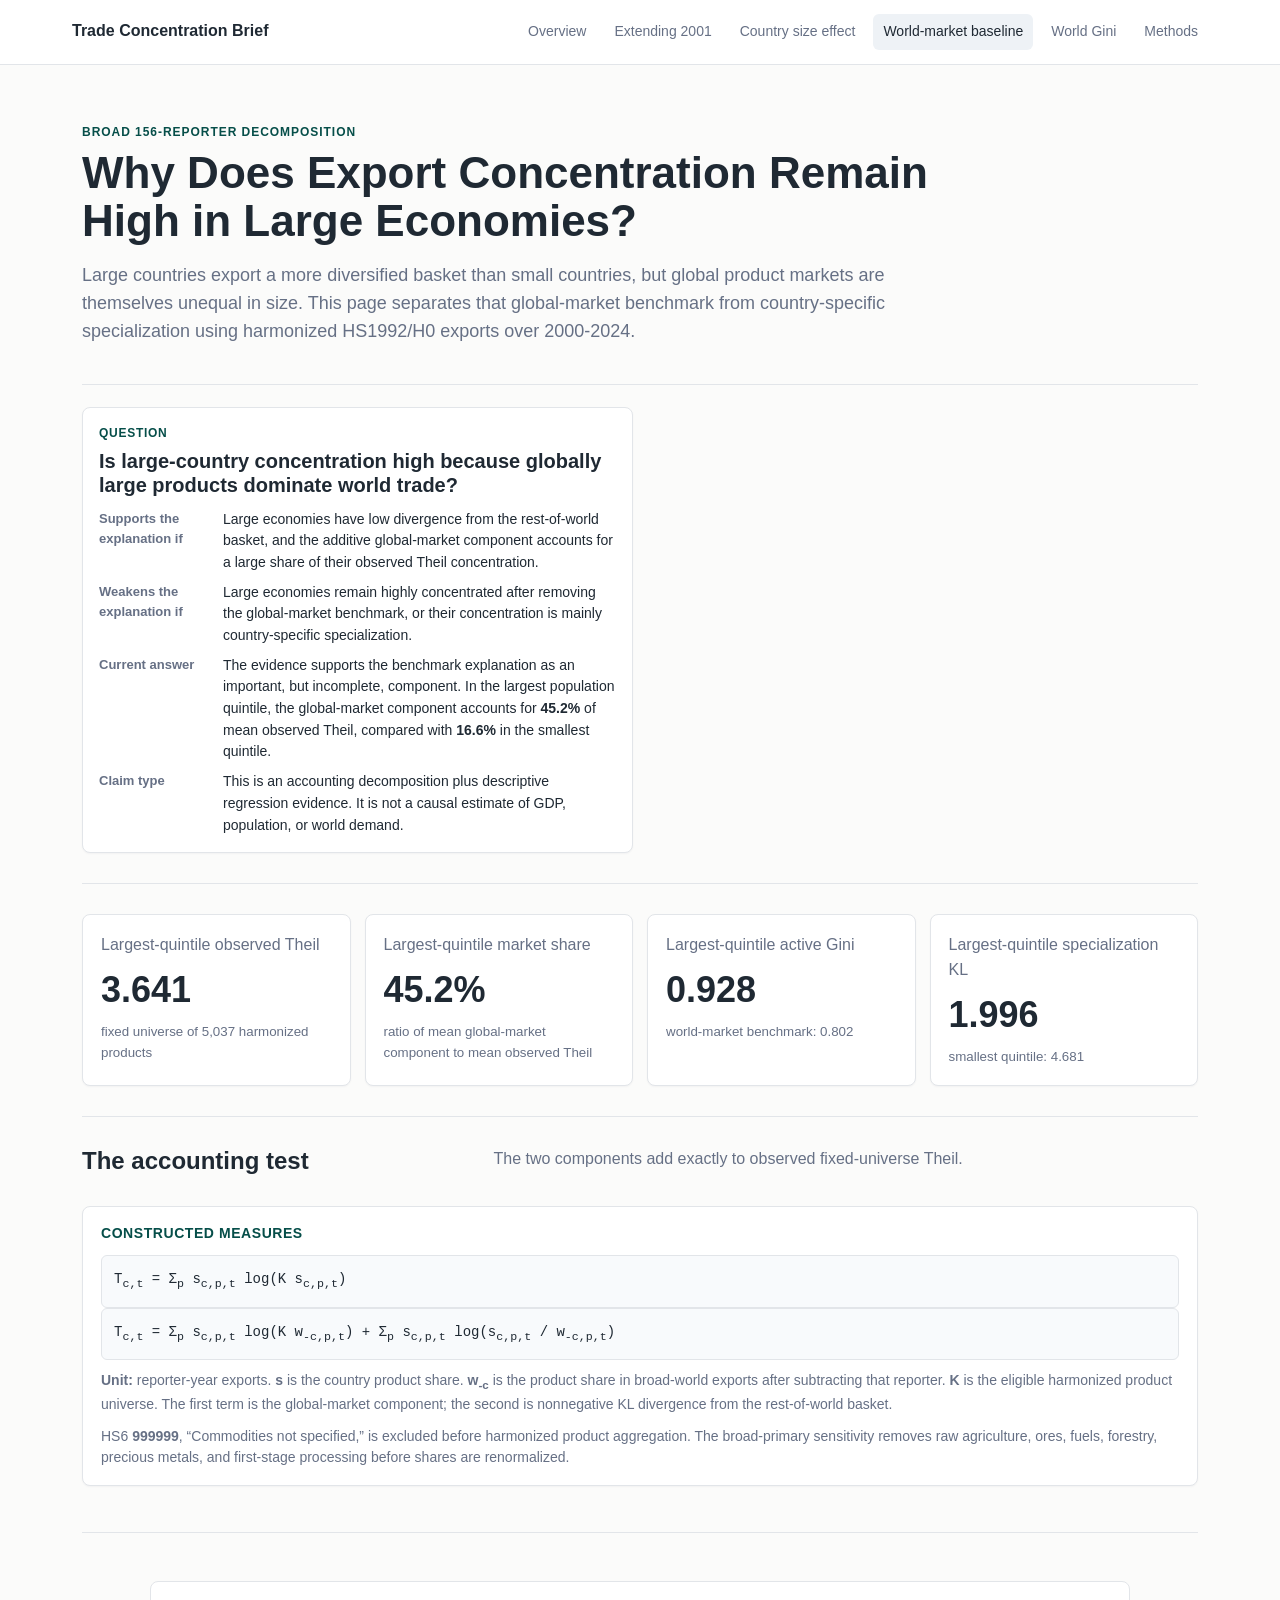
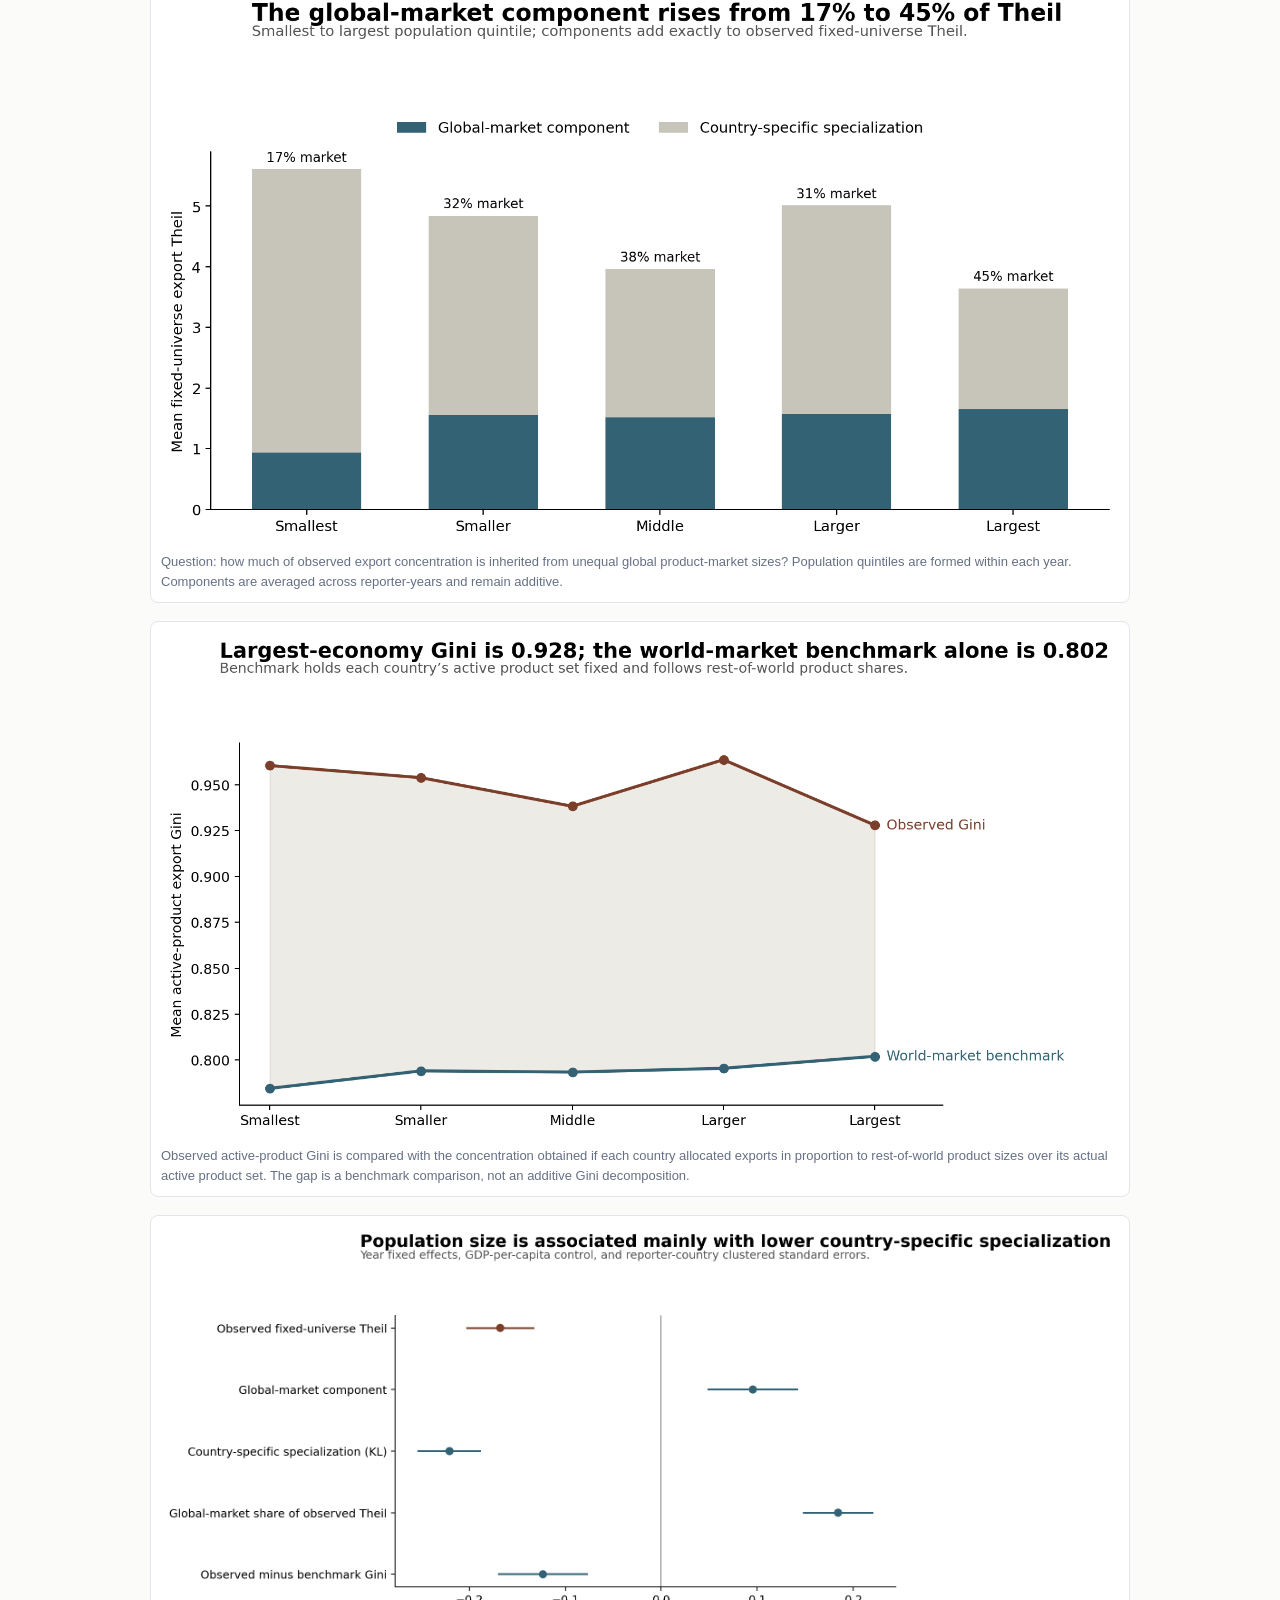
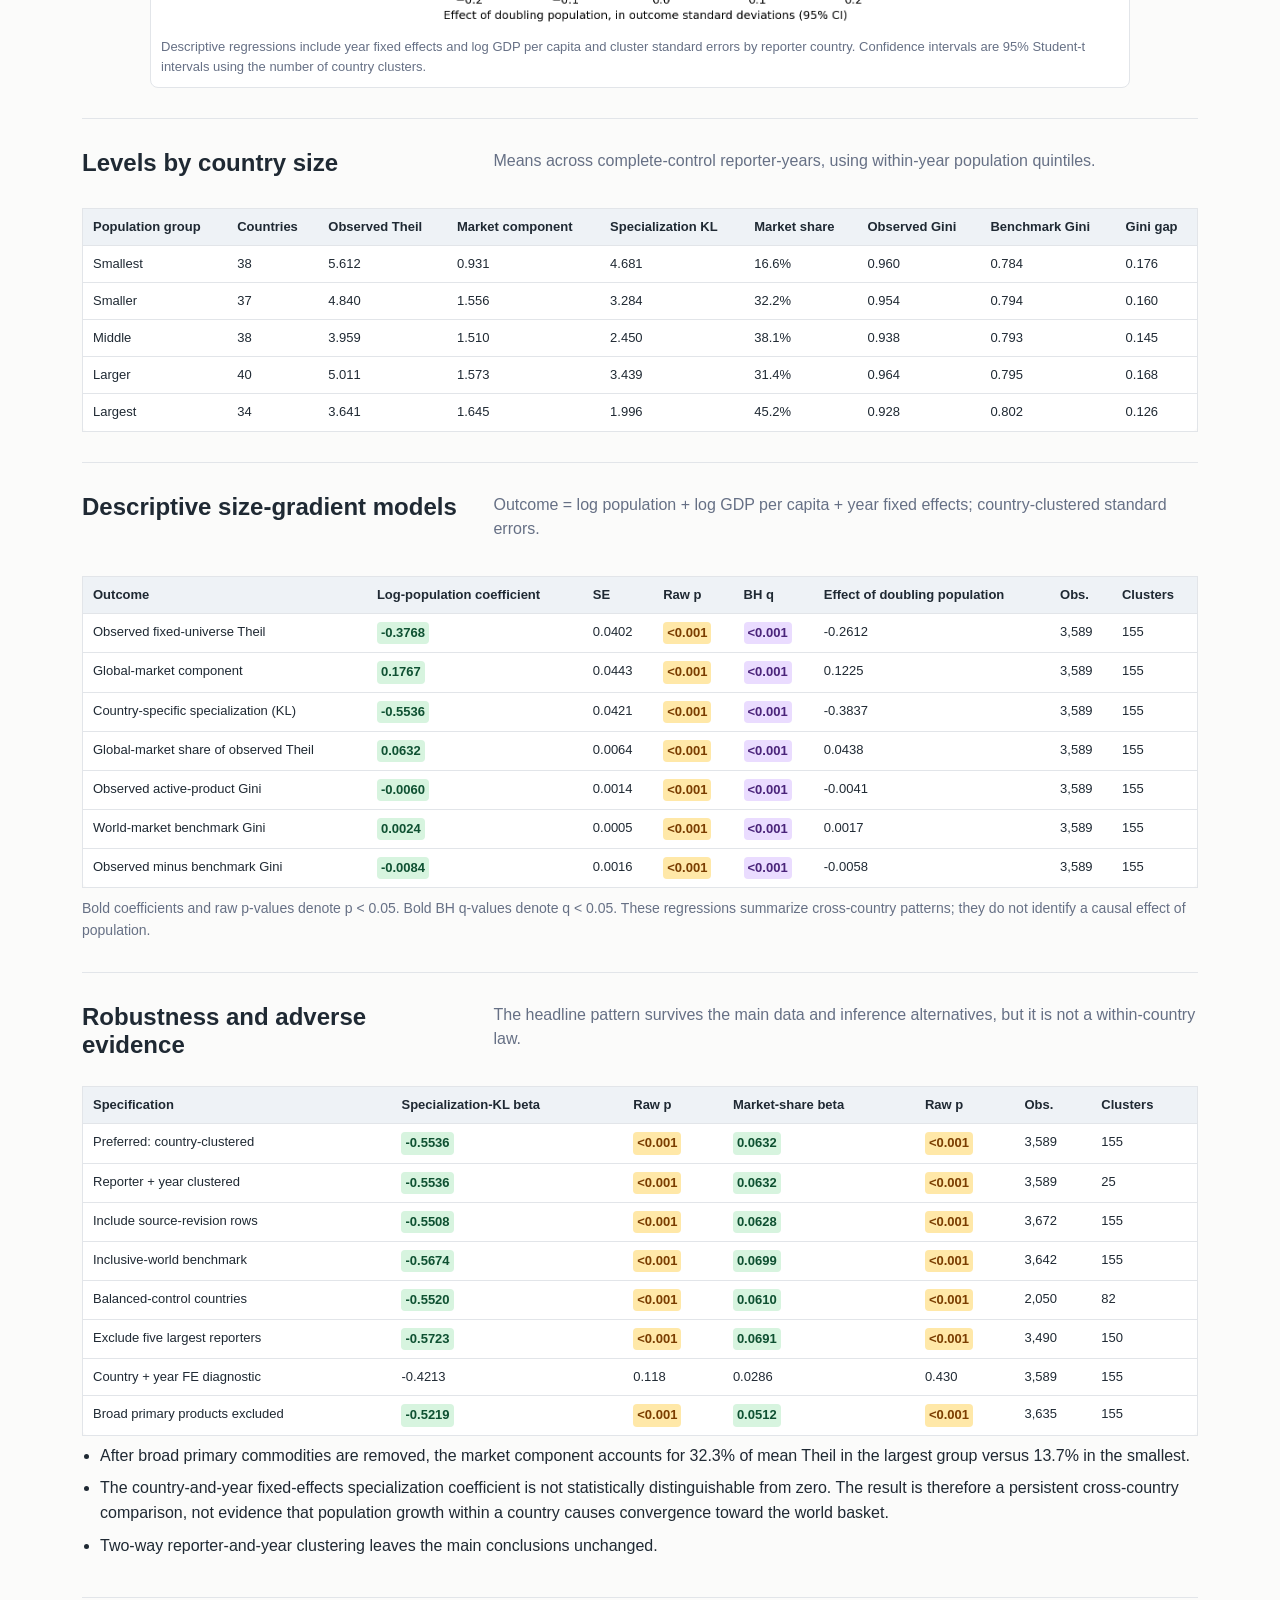
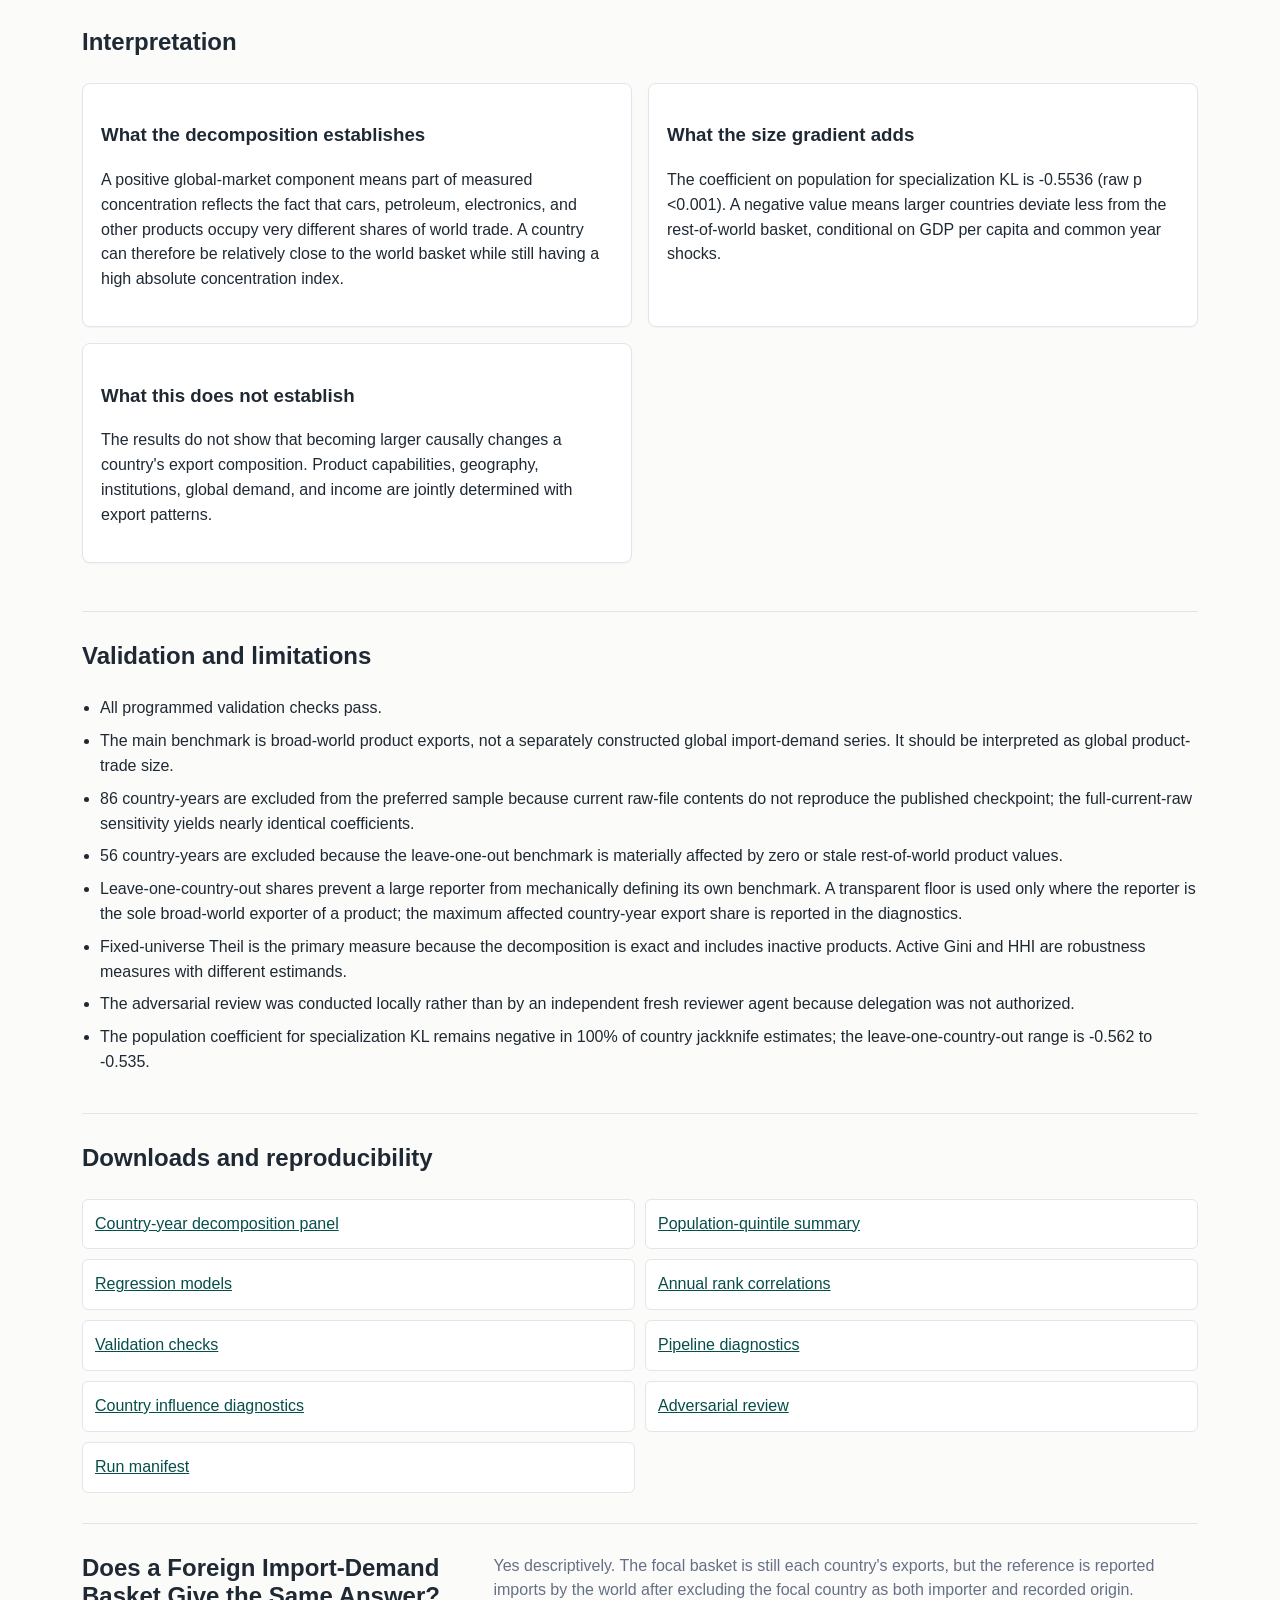
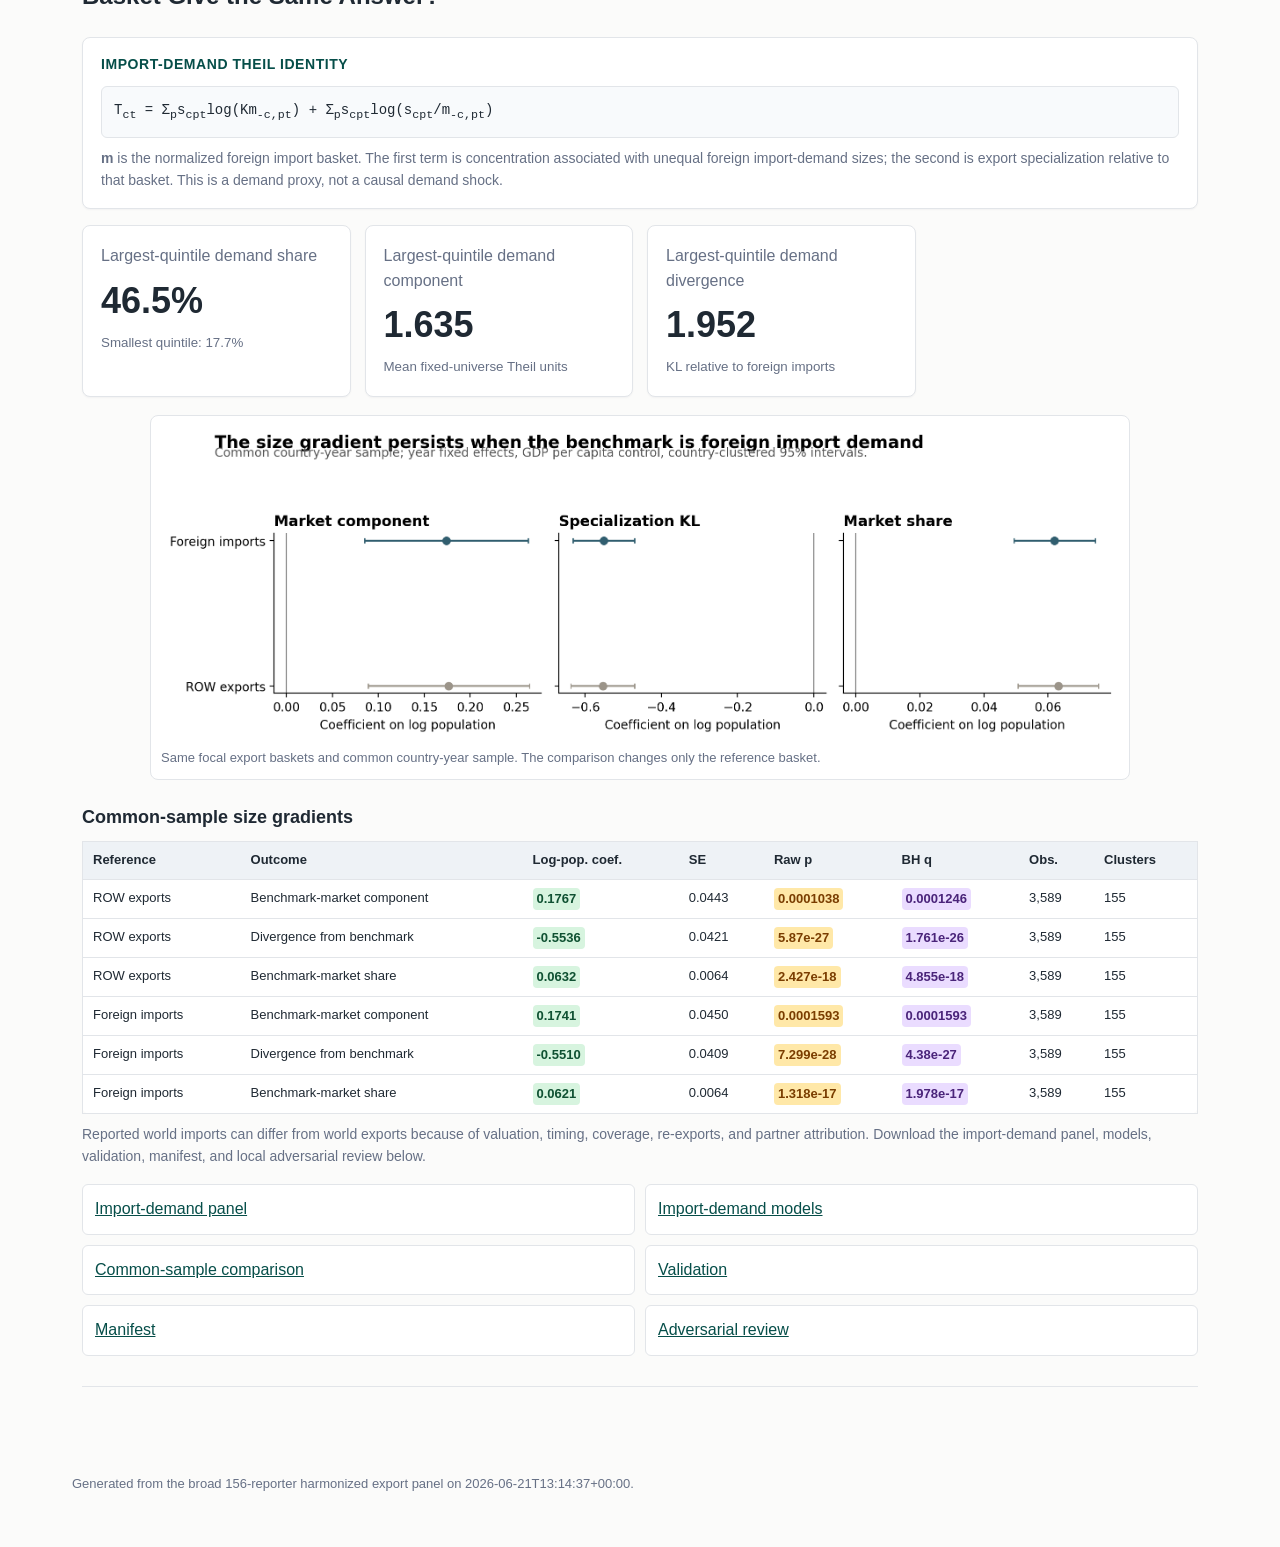
<file: world-market-baseline.html>
<!doctype html>
<html lang="en">
<head>
  <meta charset="utf-8">
  <meta name="viewport" content="width=device-width, initial-scale=1">
  <title>World-Market Baseline of Export Concentration</title>
  <link rel="stylesheet" href="assets/site.css">
</head>
<body data-page="world-market-baseline">
  <header class="site-header">
    <div class="header-inner">
      <a class="brand" href="index.html">Trade Concentration Brief</a>
      <nav aria-label="Primary navigation"><a href="index.html">Overview</a><a href="extension.html">Extending 2001</a><a href="country-size-effect.html">Country size effect</a><a class="active" href="world-market-baseline.html">World-market baseline</a><a href="world-gini.html">World Gini</a><a href="methods.html">Methods</a></nav>
    </div>
  </header>
  <main>
    <section class="page-title">
      <div class="eyebrow">Broad 156-reporter decomposition</div>
      <h1>Why Does Export Concentration Remain High in Large Economies?</h1>
      <p>Large countries export a more diversified basket than small countries, but global product markets are themselves unequal in size. This page separates that global-market benchmark from country-specific specialization using harmonized HS1992/H0 exports over 2000-2024.</p>
    </section>

    <section class="section hypothesis-section">
      <div class="hypothesis-grid">
        <article class="hypothesis-card">
          <div class="hypothesis-kicker">Question</div>
          <h3>Is large-country concentration high because globally large products dominate world trade?</h3>
          <dl>
            <dt>Supports the explanation if</dt><dd>Large economies have low divergence from the rest-of-world basket, and the additive global-market component accounts for a large share of their observed Theil concentration.</dd>
            <dt>Weakens the explanation if</dt><dd>Large economies remain highly concentrated after removing the global-market benchmark, or their concentration is mainly country-specific specialization.</dd>
            <dt>Current answer</dt><dd>The evidence supports the benchmark explanation as an important, but incomplete, component. In the largest population quintile, the global-market component accounts for <strong>45.2%</strong> of mean observed Theil, compared with <strong>16.6%</strong> in the smallest quintile.</dd>
            <dt>Claim type</dt><dd>This is an accounting decomposition plus descriptive regression evidence. It is not a causal estimate of GDP, population, or world demand.</dd>
          </dl>
        </article>
      </div>
    </section>

    <section class="section">
      <div class="stat-grid">
        <article class="stat-card"><span>Largest-quintile observed Theil</span><strong>3.641</strong><small>fixed universe of 5,037 harmonized products</small></article>
        <article class="stat-card"><span>Largest-quintile market share</span><strong>45.2%</strong><small>ratio of mean global-market component to mean observed Theil</small></article>
        <article class="stat-card"><span>Largest-quintile active Gini</span><strong>0.928</strong><small>world-market benchmark: 0.802</small></article>
        <article class="stat-card"><span>Largest-quintile specialization KL</span><strong>1.996</strong><small>smallest quintile: 4.681</small></article>
      </div>
    </section>

    <section class="section">
      <div class="section-heading"><h2>The accounting test</h2><p>The two components add exactly to observed fixed-universe Theil.</p></div>
      <div class="equation-card">
        <h4>Constructed measures</h4>
        <div class="math-line">T<sub>c,t</sub> = &Sigma;<sub>p</sub> s<sub>c,p,t</sub> log(K s<sub>c,p,t</sub>)</div>
        <div class="math-line">T<sub>c,t</sub> = &Sigma;<sub>p</sub> s<sub>c,p,t</sub> log(K w<sub>-c,p,t</sub>) + &Sigma;<sub>p</sub> s<sub>c,p,t</sub> log(s<sub>c,p,t</sub> / w<sub>-c,p,t</sub>)</div>
        <p><strong>Unit:</strong> reporter-year exports. <strong>s</strong> is the country product share. <strong>w<sub>-c</sub></strong> is the product share in broad-world exports after subtracting that reporter. <strong>K</strong> is the eligible harmonized product universe. The first term is the global-market component; the second is nonnegative KL divergence from the rest-of-world basket.</p>
        <p>HS6 <strong>999999</strong>, “Commodities not specified,” is excluded before harmonized product aggregation. The broad-primary sensitivity removes raw agriculture, ores, fuels, forestry, precious metals, and first-stage processing before shares are renormalized.</p>
      </div>
    </section>

    <section class="section">
      <div class="figure-row full-width">
        <figure>
          <a class="figure-link" href="assets/figures/world_market_theil_decomposition_by_size.png"><img src="assets/figures/world_market_theil_decomposition_by_size.png" alt="Additive Theil decomposition by population quintile"></a>
          <figcaption>Question: how much of observed export concentration is inherited from unequal global product-market sizes? Population quintiles are formed within each year. Components are averaged across reporter-years and remain additive.</figcaption>
        </figure>
      </div>
      <div class="figure-row full-width">
        <figure>
          <a class="figure-link" href="assets/figures/world_market_gini_benchmark_by_size.png"><img src="assets/figures/world_market_gini_benchmark_by_size.png" alt="Observed active-product Gini and world-market benchmark by population quintile"></a>
          <figcaption>Observed active-product Gini is compared with the concentration obtained if each country allocated exports in proportion to rest-of-world product sizes over its actual active product set. The gap is a benchmark comparison, not an additive Gini decomposition.</figcaption>
        </figure>
      </div>
      <div class="figure-row full-width">
        <figure>
          <a class="figure-link" href="assets/figures/world_market_population_coefficients.png"><img src="assets/figures/world_market_population_coefficients.png" alt="Population coefficients for concentration decomposition outcomes"></a>
          <figcaption>Descriptive regressions include year fixed effects and log GDP per capita and cluster standard errors by reporter country. Confidence intervals are 95% Student-t intervals using the number of country clusters.</figcaption>
        </figure>
      </div>
    </section>

    <section class="section">
      <div class="section-heading"><h2>Levels by country size</h2><p>Means across complete-control reporter-years, using within-year population quintiles.</p></div>
      <div class="table-scroll"><table><thead><tr><th>Population group</th><th>Countries</th><th>Observed Theil</th><th>Market component</th><th>Specialization KL</th><th>Market share</th><th>Observed Gini</th><th>Benchmark Gini</th><th>Gini gap</th></tr></thead><tbody><tr><td>Smallest</td><td>38</td><td>5.612</td><td>0.931</td><td>4.681</td><td>16.6%</td><td>0.960</td><td>0.784</td><td>0.176</td></tr><tr><td>Smaller</td><td>37</td><td>4.840</td><td>1.556</td><td>3.284</td><td>32.2%</td><td>0.954</td><td>0.794</td><td>0.160</td></tr><tr><td>Middle</td><td>38</td><td>3.959</td><td>1.510</td><td>2.450</td><td>38.1%</td><td>0.938</td><td>0.793</td><td>0.145</td></tr><tr><td>Larger</td><td>40</td><td>5.011</td><td>1.573</td><td>3.439</td><td>31.4%</td><td>0.964</td><td>0.795</td><td>0.168</td></tr><tr><td>Largest</td><td>34</td><td>3.641</td><td>1.645</td><td>1.996</td><td>45.2%</td><td>0.928</td><td>0.802</td><td>0.126</td></tr></tbody></table></div>
    </section>

    <section class="section">
      <div class="section-heading"><h2>Descriptive size-gradient models</h2><p>Outcome = log population + log GDP per capita + year fixed effects; country-clustered standard errors.</p></div>
      <div class="table-scroll"><table><thead><tr><th>Outcome</th><th>Log-population coefficient</th><th>SE</th><th>Raw p</th><th>BH q</th><th>Effect of doubling population</th><th>Obs.</th><th>Clusters</th></tr></thead><tbody><tr><td>Observed fixed-universe Theil</td><td><strong class="sig-coef">-0.3768</strong></td><td>0.0402</td><td><strong class="sig-pvalue">&lt;0.001</strong></td><td><strong class="sig-qvalue">&lt;0.001</strong></td><td>-0.2612</td><td>3,589</td><td>155</td></tr><tr><td>Global-market component</td><td><strong class="sig-coef">0.1767</strong></td><td>0.0443</td><td><strong class="sig-pvalue">&lt;0.001</strong></td><td><strong class="sig-qvalue">&lt;0.001</strong></td><td>0.1225</td><td>3,589</td><td>155</td></tr><tr><td>Country-specific specialization (KL)</td><td><strong class="sig-coef">-0.5536</strong></td><td>0.0421</td><td><strong class="sig-pvalue">&lt;0.001</strong></td><td><strong class="sig-qvalue">&lt;0.001</strong></td><td>-0.3837</td><td>3,589</td><td>155</td></tr><tr><td>Global-market share of observed Theil</td><td><strong class="sig-coef">0.0632</strong></td><td>0.0064</td><td><strong class="sig-pvalue">&lt;0.001</strong></td><td><strong class="sig-qvalue">&lt;0.001</strong></td><td>0.0438</td><td>3,589</td><td>155</td></tr><tr><td>Observed active-product Gini</td><td><strong class="sig-coef">-0.0060</strong></td><td>0.0014</td><td><strong class="sig-pvalue">&lt;0.001</strong></td><td><strong class="sig-qvalue">&lt;0.001</strong></td><td>-0.0041</td><td>3,589</td><td>155</td></tr><tr><td>World-market benchmark Gini</td><td><strong class="sig-coef">0.0024</strong></td><td>0.0005</td><td><strong class="sig-pvalue">&lt;0.001</strong></td><td><strong class="sig-qvalue">&lt;0.001</strong></td><td>0.0017</td><td>3,589</td><td>155</td></tr><tr><td>Observed minus benchmark Gini</td><td><strong class="sig-coef">-0.0084</strong></td><td>0.0016</td><td><strong class="sig-pvalue">&lt;0.001</strong></td><td><strong class="sig-qvalue">&lt;0.001</strong></td><td>-0.0058</td><td>3,589</td><td>155</td></tr></tbody></table></div>
      <p class="source-note">Bold coefficients and raw p-values denote p &lt; 0.05. Bold BH q-values denote q &lt; 0.05. These regressions summarize cross-country patterns; they do not identify a causal effect of population.</p>
    </section>

    <section class="section">
      <div class="section-heading"><h2>Robustness and adverse evidence</h2><p>The headline pattern survives the main data and inference alternatives, but it is not a within-country law.</p></div>
      <div class="table-scroll"><table><thead><tr><th>Specification</th><th>Specialization-KL beta</th><th>Raw p</th><th>Market-share beta</th><th>Raw p</th><th>Obs.</th><th>Clusters</th></tr></thead><tbody><tr><td>Preferred: country-clustered</td><td><strong class="sig-coef">-0.5536</strong></td><td><strong class="sig-pvalue">&lt;0.001</strong></td><td><strong class="sig-coef">0.0632</strong></td><td><strong class="sig-pvalue">&lt;0.001</strong></td><td>3,589</td><td>155</td></tr><tr><td>Reporter + year clustered</td><td><strong class="sig-coef">-0.5536</strong></td><td><strong class="sig-pvalue">&lt;0.001</strong></td><td><strong class="sig-coef">0.0632</strong></td><td><strong class="sig-pvalue">&lt;0.001</strong></td><td>3,589</td><td>25</td></tr><tr><td>Include source-revision rows</td><td><strong class="sig-coef">-0.5508</strong></td><td><strong class="sig-pvalue">&lt;0.001</strong></td><td><strong class="sig-coef">0.0628</strong></td><td><strong class="sig-pvalue">&lt;0.001</strong></td><td>3,672</td><td>155</td></tr><tr><td>Inclusive-world benchmark</td><td><strong class="sig-coef">-0.5674</strong></td><td><strong class="sig-pvalue">&lt;0.001</strong></td><td><strong class="sig-coef">0.0699</strong></td><td><strong class="sig-pvalue">&lt;0.001</strong></td><td>3,642</td><td>155</td></tr><tr><td>Balanced-control countries</td><td><strong class="sig-coef">-0.5520</strong></td><td><strong class="sig-pvalue">&lt;0.001</strong></td><td><strong class="sig-coef">0.0610</strong></td><td><strong class="sig-pvalue">&lt;0.001</strong></td><td>2,050</td><td>82</td></tr><tr><td>Exclude five largest reporters</td><td><strong class="sig-coef">-0.5723</strong></td><td><strong class="sig-pvalue">&lt;0.001</strong></td><td><strong class="sig-coef">0.0691</strong></td><td><strong class="sig-pvalue">&lt;0.001</strong></td><td>3,490</td><td>150</td></tr><tr><td>Country + year FE diagnostic</td><td>-0.4213</td><td>0.118</td><td>0.0286</td><td>0.430</td><td>3,589</td><td>155</td></tr><tr><td>Broad primary products excluded</td><td><strong class="sig-coef">-0.5219</strong></td><td><strong class="sig-pvalue">&lt;0.001</strong></td><td><strong class="sig-coef">0.0512</strong></td><td><strong class="sig-pvalue">&lt;0.001</strong></td><td>3,635</td><td>155</td></tr></tbody></table></div>
      <ul class="callout-list">
        <li>After broad primary commodities are removed, the market component accounts for 32.3% of mean Theil in the largest group versus 13.7% in the smallest.</li>
        <li>The country-and-year fixed-effects specialization coefficient is not statistically distinguishable from zero. The result is therefore a persistent cross-country comparison, not evidence that population growth within a country causes convergence toward the world basket.</li>
        <li>Two-way reporter-and-year clustering leaves the main conclusions unchanged.</li>
      </ul>
    </section>

    <section class="section">
      <div class="section-heading"><h2>Interpretation</h2></div>
      <div class="interpretation-grid">
        <article class="note"><h3>What the decomposition establishes</h3><p>A positive global-market component means part of measured concentration reflects the fact that cars, petroleum, electronics, and other products occupy very different shares of world trade. A country can therefore be relatively close to the world basket while still having a high absolute concentration index.</p></article>
        <article class="note"><h3>What the size gradient adds</h3><p>The coefficient on population for specialization KL is -0.5536 (raw p &lt;0.001). A negative value means larger countries deviate less from the rest-of-world basket, conditional on GDP per capita and common year shocks.</p></article>
        <article class="note"><h3>What this does not establish</h3><p>The results do not show that becoming larger causally changes a country's export composition. Product capabilities, geography, institutions, global demand, and income are jointly determined with export patterns.</p></article>
      </div>
    </section>

    <section class="section">
      <div class="section-heading"><h2>Validation and limitations</h2></div>
      <ul class="callout-list">
        <li>All programmed validation checks pass.</li>
        <li>The main benchmark is broad-world product exports, not a separately constructed global import-demand series. It should be interpreted as global product-trade size.</li>
        <li>86 country-years are excluded from the preferred sample because current raw-file contents do not reproduce the published checkpoint; the full-current-raw sensitivity yields nearly identical coefficients.</li>
        <li>56 country-years are excluded because the leave-one-out benchmark is materially affected by zero or stale rest-of-world product values.</li>
        <li>Leave-one-country-out shares prevent a large reporter from mechanically defining its own benchmark. A transparent floor is used only where the reporter is the sole broad-world exporter of a product; the maximum affected country-year export share is reported in the diagnostics.</li>
        <li>Fixed-universe Theil is the primary measure because the decomposition is exact and includes inactive products. Active Gini and HHI are robustness measures with different estimands.</li>
        <li>The adversarial review was conducted locally rather than by an independent fresh reviewer agent because delegation was not authorized.</li>
        <li>The population coefficient for specialization KL remains negative in 100% of country jackknife estimates; the leave-one-country-out range is -0.562 to -0.535.</li>
      </ul>
    </section>

    <section class="section">
      <div class="section-heading"><h2>Downloads and reproducibility</h2></div>
      <div class="download-grid">
        <a href="assets/downloads/world_market_concentration_panel.csv">Country-year decomposition panel</a>
        <a href="assets/downloads/world_market_concentration_size_summary.csv">Population-quintile summary</a>
        <a href="assets/downloads/world_market_concentration_models.csv">Regression models</a>
        <a href="assets/downloads/world_market_concentration_yearly_correlations.csv">Annual rank correlations</a>
        <a href="assets/downloads/world_market_concentration_validation.csv">Validation checks</a>
        <a href="assets/downloads/world_market_concentration_diagnostics.csv">Pipeline diagnostics</a>
        <a href="assets/downloads/world_market_concentration_leave_one_country_out.csv">Country influence diagnostics</a>
        <a href="assets/downloads/world_market_concentration_adversarial_review.md">Adversarial review</a>
        <a href="assets/downloads/world_market_concentration_manifest.json">Run manifest</a>
      </div>
    </section>
  <!-- IMPORT_DEMAND_START -->

<section class="section" id="foreign-import-demand">
  <div class="section-heading">
    <h2>Does a Foreign Import-Demand Basket Give the Same Answer?</h2>
    <p>Yes descriptively. The focal basket is still each country's exports, but the reference is reported imports by the world after excluding the focal country as both importer and recorded origin.</p>
  </div>
  <div class="equation-card">
    <h4>Import-demand Theil identity</h4>
    <div class="math-line">T<sub>ct</sub> = &Sigma;<sub>p</sub>s<sub>cpt</sub>log(Km<sub>-c,pt</sub>) + &Sigma;<sub>p</sub>s<sub>cpt</sub>log(s<sub>cpt</sub>/m<sub>-c,pt</sub>)</div>
    <p><strong>m</strong> is the normalized foreign import basket. The first term is concentration associated with unequal foreign import-demand sizes; the second is export specialization relative to that basket. This is a demand proxy, not a causal demand shock.</p>
  </div>
  <div class="stat-grid">
    <article class="stat-card"><span>Largest-quintile demand share</span><strong>46.5%</strong><small>Smallest quintile: 17.7%</small></article>
    <article class="stat-card"><span>Largest-quintile demand component</span><strong>1.635</strong><small>Mean fixed-universe Theil units</small></article>
    <article class="stat-card"><span>Largest-quintile demand divergence</span><strong>1.952</strong><small>KL relative to foreign imports</small></article>
  </div>
  <div class="figure-row full-width">
    <figure><a class="figure-link" href="assets/figures/world_import_demand_coefficient_comparison.png"><img src="assets/figures/world_import_demand_coefficient_comparison.png" alt="Export and foreign-import benchmark coefficient comparison"></a><figcaption>Same focal export baskets and common country-year sample. The comparison changes only the reference basket.</figcaption></figure>
  </div>
  <h3 class="subsection-title">Common-sample size gradients</h3>
  <div class="table-scroll"><table><thead><tr><th>Reference</th><th>Outcome</th><th>Log-pop. coef.</th><th>SE</th><th>Raw p</th><th>BH q</th><th>Obs.</th><th>Clusters</th></tr></thead><tbody><tr><td>ROW exports</td><td>Benchmark-market component</td><td><strong class="sig-coef">0.1767</strong></td><td>0.0443</td><td><strong class="sig-pvalue">0.0001038</strong></td><td><strong class="sig-qvalue">0.0001246</strong></td><td>3,589</td><td>155</td></tr><tr><td>ROW exports</td><td>Divergence from benchmark</td><td><strong class="sig-coef">-0.5536</strong></td><td>0.0421</td><td><strong class="sig-pvalue">5.87e-27</strong></td><td><strong class="sig-qvalue">1.761e-26</strong></td><td>3,589</td><td>155</td></tr><tr><td>ROW exports</td><td>Benchmark-market share</td><td><strong class="sig-coef">0.0632</strong></td><td>0.0064</td><td><strong class="sig-pvalue">2.427e-18</strong></td><td><strong class="sig-qvalue">4.855e-18</strong></td><td>3,589</td><td>155</td></tr><tr><td>Foreign imports</td><td>Benchmark-market component</td><td><strong class="sig-coef">0.1741</strong></td><td>0.0450</td><td><strong class="sig-pvalue">0.0001593</strong></td><td><strong class="sig-qvalue">0.0001593</strong></td><td>3,589</td><td>155</td></tr><tr><td>Foreign imports</td><td>Divergence from benchmark</td><td><strong class="sig-coef">-0.5510</strong></td><td>0.0409</td><td><strong class="sig-pvalue">7.299e-28</strong></td><td><strong class="sig-qvalue">4.38e-27</strong></td><td>3,589</td><td>155</td></tr><tr><td>Foreign imports</td><td>Benchmark-market share</td><td><strong class="sig-coef">0.0621</strong></td><td>0.0064</td><td><strong class="sig-pvalue">1.318e-17</strong></td><td><strong class="sig-qvalue">1.978e-17</strong></td><td>3,589</td><td>155</td></tr></tbody></table></div>
  <p class="source-note">Reported world imports can differ from world exports because of valuation, timing, coverage, re-exports, and partner attribution. Download the import-demand panel, models, validation, manifest, and local adversarial review below.</p>
  <div class="download-grid compact-downloads">
    <a href="assets/downloads/world_import_demand_panel.csv">Import-demand panel</a>
    <a href="assets/downloads/world_import_demand_models.csv">Import-demand models</a>
    <a href="assets/downloads/world_import_demand_common_models.csv">Common-sample comparison</a>
    <a href="assets/downloads/world_import_demand_validation.csv">Validation</a>
    <a href="assets/downloads/world_import_demand_manifest.json">Manifest</a>
    <a href="assets/downloads/world_import_demand_adversarial_review.md">Adversarial review</a>
  </div>
</section>

<!-- IMPORT_DEMAND_END -->
</main>
  <footer class="site-footer"><p>Generated from the broad 156-reporter harmonized export panel on 2026-06-21T13:14:37+00:00.</p></footer>
</body>
</html>
</file>
<file: assets/site.css>
:root {
  --bg: #fbfbfa;
  --paper: #ffffff;
  --ink: #1f2933;
  --muted: #667085;
  --line: #e2e5e9;
  --accent: #0b6b62;
  --accent-dark: #064e49;
  --blue: #2563eb;
  --gold: #b7791f;
  --shadow: 0 1px 2px rgba(16, 24, 40, 0.04);
}
* { box-sizing: border-box; }
html {
  scroll-padding-top: 112px;
  max-width: 100%;
  overflow-x: hidden;
}
body {
  margin: 0;
  background: var(--bg);
  color: var(--ink);
  font: 16px/1.55 -apple-system, BlinkMacSystemFont, "Segoe UI", sans-serif;
  max-width: 100%;
  overflow-x: hidden;
}
a { color: inherit; }
.site-header {
  position: sticky;
  top: 0;
  z-index: 10;
  background: rgba(255, 255, 255, 0.94);
  border-bottom: 1px solid var(--line);
}
.header-inner {
  max-width: 1180px;
  margin: 0 auto;
  padding: 14px 22px;
  display: flex;
  align-items: center;
  justify-content: space-between;
  gap: 20px;
}
.brand {
  font-weight: 700;
  text-decoration: none;
}
nav {
  display: flex;
  flex-wrap: wrap;
  gap: 8px;
  justify-content: flex-end;
}
nav a {
  text-decoration: none;
  color: var(--muted);
  padding: 7px 10px;
  border-radius: 6px;
  font-size: 14px;
}
nav a.active, nav a:hover {
  color: var(--ink);
  background: #eef2f6;
}
main { max-width: 1160px; margin: 0 auto; padding: 24px 22px 56px; }
.section, .page-title, .hero, :target { scroll-margin-top: 112px; }
.hero, .page-title {
  padding: 34px 0 20px;
  border-bottom: 1px solid var(--line);
}
.hero h1, .page-title h1 {
  font-size: 44px;
  line-height: 1.08;
  letter-spacing: 0;
  max-width: 940px;
  margin: 8px 0 14px;
}
.hero p, .page-title p {
  max-width: 860px;
  color: var(--muted);
  font-size: 18px;
}
.eyebrow {
  color: var(--accent-dark);
  font-weight: 700;
  text-transform: uppercase;
  letter-spacing: 0.08em;
  font-size: 12px;
}
.hero-actions { display: flex; gap: 12px; flex-wrap: wrap; margin-top: 24px; }
.button {
  display: inline-flex;
  align-items: center;
  min-height: 42px;
  padding: 10px 14px;
  border: 1px solid var(--line);
  border-radius: 6px;
  text-decoration: none;
  background: var(--paper);
}
.button.primary {
  background: var(--accent);
  border-color: var(--accent);
  color: white;
}
.section { padding: 30px 0; border-bottom: 1px solid var(--line); }
.section-heading {
  display: grid;
  grid-template-columns: minmax(220px, 0.55fr) minmax(260px, 1fr);
  gap: 24px;
  align-items: start;
  margin-bottom: 18px;
}
.section-heading h2, .two-col h2, .tool-header h2 { margin: 0 0 8px; font-size: 24px; line-height: 1.2; }
.section-heading p, .two-col p, .tool-header p { color: var(--muted); margin-top: 0; }
.stat-grid {
  display: grid;
  grid-template-columns: repeat(4, minmax(0, 1fr));
  gap: 14px;
}
.stat-card, .note, .equation-card, .selector-panel, .link-grid a, .hypothesis-card {
  background: var(--paper);
  border: 1px solid var(--line);
  border-radius: 8px;
  box-shadow: var(--shadow);
}
.stat-card { padding: 18px; min-height: 142px; }
.stat-card span, .stat-card small { display: block; color: var(--muted); }
.stat-card strong { display: block; font-size: 36px; line-height: 1; margin: 14px 0; }
.two-col {
  display: grid;
  grid-template-columns: minmax(0, 1fr) minmax(0, 1fr);
  gap: 28px;
}
.note { padding: 18px; }
.equation-card {
  padding: 16px 18px;
  margin: 10px 0 16px;
}
.equation-card h4 {
  margin: 0 0 10px;
  color: var(--accent-dark);
  font-size: 14px;
  text-transform: uppercase;
  letter-spacing: 0.04em;
}
.math-line {
  padding: 12px;
  border: 1px solid var(--line);
  border-radius: 6px;
  background: #f8fafc;
  color: var(--ink);
  font-family: ui-monospace, SFMono-Regular, Menlo, Consolas, monospace;
  font-size: 14px;
  line-height: 1.7;
  overflow-wrap: anywhere;
}
.equation-card p {
  margin: 10px 0 0;
  color: var(--muted);
  font-size: 14px;
}
.link-grid {
  display: grid;
  grid-template-columns: repeat(auto-fit, minmax(210px, 1fr));
  gap: 14px;
}
.link-grid a {
  display: block;
  text-decoration: none;
  padding: 18px;
}
.link-grid span { color: var(--accent); font-weight: 700; }
.link-grid strong { display: block; font-size: 21px; margin: 8px 0; }
.link-grid small { color: var(--muted); }
.hypothesis-section { padding-top: 22px; }
.hypothesis-grid {
  display: grid;
  grid-template-columns: repeat(2, minmax(0, 1fr));
  gap: 14px;
}
.hypothesis-card {
  padding: 16px;
}
.hypothesis-kicker {
  color: var(--accent-dark);
  font-weight: 700;
  font-size: 12px;
  text-transform: uppercase;
  letter-spacing: 0.06em;
  margin-bottom: 6px;
}
.hypothesis-card h3 {
  margin: 0 0 12px;
  font-size: 20px;
  line-height: 1.2;
}
.hypothesis-card dl {
  display: grid;
  grid-template-columns: 112px minmax(0, 1fr);
  gap: 8px 12px;
  margin: 0;
}
.hypothesis-card dt {
  color: var(--muted);
  font-weight: 700;
  font-size: 13px;
}
.hypothesis-card dd {
  margin: 0;
  color: var(--ink);
  font-size: 14px;
}
.evidence-links {
  display: flex;
  flex-wrap: wrap;
  gap: 8px;
  margin-top: 14px;
}
.evidence-links a {
  border: 1px solid var(--line);
  border-radius: 999px;
  padding: 5px 9px;
  color: var(--accent-dark);
  text-decoration: none;
  font-size: 13px;
  background: #f8faf9;
}
.evidence-links a:hover { border-color: var(--accent); }
.evidence-note {
  border: 1px solid var(--line);
  border-left: 4px solid var(--accent);
  border-radius: 8px;
  background: #f8fafc;
  padding: 12px 14px;
  margin: 12px 0 18px;
}
.evidence-note dl {
  display: grid;
  grid-template-columns: 170px minmax(0, 1fr);
  gap: 6px 14px;
  margin: 0;
}
.evidence-note dt {
  color: var(--accent-dark);
  font-size: 12px;
  font-weight: 700;
  text-transform: uppercase;
  letter-spacing: 0.04em;
}
.evidence-note dd {
  margin: 0;
  color: var(--ink);
  font-size: 14px;
}
.result-ladder {
  display: grid;
  grid-template-columns: repeat(5, minmax(0, 1fr));
  gap: 10px;
  margin: 16px 0 20px;
}
.result-ladder article {
  border: 1px solid var(--line);
  border-radius: 8px;
  background: var(--paper);
  padding: 12px;
}
.result-ladder span {
  display: block;
  color: var(--muted);
  font-size: 12px;
  font-weight: 700;
  text-transform: uppercase;
  letter-spacing: 0.05em;
}
.result-ladder strong {
  display: block;
  margin: 6px 0;
  color: var(--accent-dark);
  font-size: 18px;
  line-height: 1.15;
}
.result-ladder p {
  color: var(--muted);
  font-size: 13px;
  margin: 0;
}
.interpretation-grid {
  display: grid;
  grid-template-columns: repeat(2, minmax(0, 1fr));
  gap: 16px;
  margin: 18px 0;
}
.next-step-grid {
  display: grid;
  grid-template-columns: repeat(3, minmax(0, 1fr));
  gap: 16px;
  margin: 18px 0;
}
.subsection-title {
  margin: 24px 0 10px;
  font-size: 18px;
}
.callout-list { margin: 0; padding-left: 18px; color: var(--ink); }
.callout-list li { margin: 8px 0; }
.tool-section {
  background: var(--paper);
  border: 1px solid var(--line);
  border-radius: 8px;
  padding: 22px;
  margin-top: 26px;
}
.tool-header {
  display: flex;
  justify-content: space-between;
  gap: 18px;
  align-items: flex-start;
}
.controls {
  display: flex;
  flex-wrap: wrap;
  gap: 10px;
  align-items: center;
}
.controls label {
  color: var(--muted);
  font-size: 13px;
  display: grid;
  gap: 4px;
}
.sr-only {
  position: absolute;
  width: 1px;
  height: 1px;
  padding: 0;
  margin: -1px;
  overflow: hidden;
  clip: rect(0, 0, 0, 0);
  white-space: nowrap;
  border: 0;
}
.year-control {
  min-width: 280px;
  display: grid;
  gap: 6px;
  color: var(--muted);
  font-size: 13px;
}
.year-control-head, .year-range-labels {
  display: flex;
  justify-content: space-between;
  align-items: baseline;
  gap: 12px;
}
.year-control-head span {
  font-weight: 600;
}
#map-year-label, #energy-map-year-label {
  color: var(--ink);
  font-weight: 700;
  font-size: 18px;
}
input[type="range"] {
  width: 100%;
  accent-color: var(--accent);
  cursor: pointer;
}
.control-note {
  margin: 0;
  color: var(--muted);
  font-size: 12px;
}
select, input[type="search"] {
  min-height: 38px;
  border: 1px solid var(--line);
  border-radius: 6px;
  background: white;
  color: var(--ink);
  padding: 8px 10px;
  font: inherit;
}
button {
  min-height: 36px;
  border: 1px solid var(--line);
  border-radius: 6px;
  background: #f8fafc;
  color: var(--ink);
  padding: 8px 11px;
  cursor: pointer;
}
button:hover { border-color: var(--accent); }
.chart {
  width: 100%;
  min-height: 430px;
  margin: 14px 0;
}
.chart.tall { min-height: 560px; }
.top-goods-block {
  margin: 18px 0 22px;
}
.top-goods-head {
  display: grid;
  grid-template-columns: minmax(220px, 0.45fr) minmax(260px, 1fr);
  gap: 18px;
  align-items: start;
  margin-bottom: 12px;
}
.top-goods-head h3 {
  margin: 0;
  font-size: 20px;
  line-height: 1.2;
}
.top-goods-head p, .source-note {
  margin: 0;
  color: var(--muted);
  font-size: 14px;
}
.source-note {
  margin-top: 10px;
}
.source-note a {
  color: var(--accent-dark);
  font-weight: 600;
}
.top-goods-grid {
  display: grid;
  grid-template-columns: repeat(2, minmax(0, 1fr));
  gap: 12px;
}
.top-goods-card {
  background: var(--paper);
  border: 1px solid var(--line);
  border-radius: 8px;
  padding: 14px;
  box-shadow: var(--shadow);
}
.top-goods-card h3 {
  margin: 0 0 10px;
  color: var(--accent-dark);
  font-size: 16px;
}
.top-goods-columns {
  display: grid;
  grid-template-columns: repeat(2, minmax(0, 1fr));
  gap: 12px;
}
.top-goods-columns h4 {
  margin: 0 0 6px;
  font-size: 13px;
  text-transform: uppercase;
  letter-spacing: 0.04em;
  color: var(--muted);
}
.top-goods-columns ol {
  margin: 0;
  padding-left: 20px;
}
.top-goods-columns li {
  margin: 0 0 8px;
  color: var(--ink);
  font-size: 13px;
}
.top-goods-columns li span {
  display: block;
  overflow-wrap: anywhere;
}
.top-goods-columns code {
  color: var(--accent-dark);
  font-size: 12px;
}
.top-goods-columns small {
  display: block;
  color: var(--muted);
  margin-top: 2px;
}
.chart-grid {
  display: grid;
  grid-template-columns: repeat(2, minmax(0, 1fr));
  gap: 16px;
  margin: 12px 0 18px;
}
.tool-grid {
  display: grid;
  grid-template-columns: 270px minmax(0, 1fr);
  gap: 18px;
  align-items: start;
}
.selector-panel { padding: 12px; max-height: 660px; overflow: hidden; }
.selector-actions {
  display: grid;
  grid-template-columns: 1fr auto auto;
  gap: 6px;
  margin-bottom: 10px;
}
.country-list {
  display: grid;
  gap: 6px;
  max-height: 570px;
  overflow: auto;
  padding-right: 4px;
}
.country-list label {
  display: flex;
  align-items: center;
  gap: 8px;
  color: var(--ink);
  font-size: 14px;
}
.detail-box {
  border: 1px solid var(--line);
  border-radius: 8px;
  background: #f8fafc;
  padding: 12px;
  color: var(--muted);
}
.driver-dropdown {
  margin-top: 12px;
  border: 1px solid var(--line);
  border-radius: 8px;
  background: var(--paper);
  padding: 12px;
}
.driver-dropdown summary {
  cursor: pointer;
  color: var(--ink);
  font-weight: 700;
}
.driver-controls {
  display: flex;
  flex-wrap: wrap;
  gap: 10px;
  margin-top: 12px;
}
.driver-controls label {
  display: grid;
  gap: 4px;
  color: var(--muted);
  font-size: 13px;
}
.driver-country-list {
  display: grid;
  grid-template-columns: repeat(auto-fit, minmax(230px, 1fr));
  gap: 8px 16px;
  margin-top: 12px;
}
.driver-country-group {
  grid-column: 1 / -1;
  margin: 8px 0 4px;
  color: var(--accent-dark);
  font-size: 13px;
}
.driver-country-item {
  display: flex;
  justify-content: space-between;
  align-items: baseline;
  gap: 10px;
  border-bottom: 1px solid #eef2f6;
  padding: 5px 0;
  min-width: 0;
}
.driver-country-button {
  min-height: 0;
  border: 0;
  background: transparent;
  padding: 0;
  color: var(--ink);
  font: inherit;
  text-align: left;
  overflow-wrap: anywhere;
}
.driver-country-button:hover {
  color: var(--accent-dark);
  text-decoration: underline;
}
.driver-country-meta {
  color: var(--muted);
  font-size: 12px;
  font-variant-numeric: tabular-nums;
  white-space: nowrap;
}
.rank-bucket-controls {
  justify-content: flex-end;
  max-width: 760px;
}
.rank-bucket-controls label {
  min-width: 170px;
}
.rank-bucket-layout {
  display: grid;
  grid-template-columns: minmax(0, 1fr) minmax(300px, 0.36fr);
  gap: 18px;
  align-items: start;
}
.rank-bucket-main,
.rank-bucket-side {
  min-width: 0;
}
.rank-bucket-scroll {
  max-height: 780px;
  overflow-y: auto;
  overflow-x: hidden;
  border: 1px solid var(--line);
  border-radius: 8px;
  background: #ffffff;
}
.rank-bucket-overview {
  margin: 0;
  min-height: 640px;
}
.rank-bucket-side {
  position: sticky;
  top: 96px;
  display: grid;
  gap: 12px;
}
.rank-bucket-side h3 {
  margin: 0;
  font-size: 18px;
  line-height: 1.2;
}
.rank-bucket-focus {
  min-height: 320px;
  margin: 0;
}
.rank-bucket-side .detail-box {
  font-size: 13px;
}
.rank-bucket-detail-title {
  color: var(--ink);
  font-weight: 700;
  margin-bottom: 8px;
}
.rank-bucket-metrics {
  display: grid;
  grid-template-columns: repeat(2, minmax(0, 1fr));
  gap: 8px;
  margin: 8px 0 12px;
}
.rank-bucket-metric {
  border: 1px solid #e5e7eb;
  border-radius: 8px;
  background: #ffffff;
  padding: 8px;
}
.rank-bucket-metric span {
  display: block;
  color: var(--muted);
  font-size: 11px;
  text-transform: uppercase;
  letter-spacing: 0.04em;
}
.rank-bucket-metric strong {
  display: block;
  margin-top: 3px;
  color: var(--ink);
  font-size: 17px;
}
.rank-bucket-products {
  display: grid;
  gap: 8px;
  margin: 8px 0 0;
  padding: 0;
  list-style: none;
}
.rank-bucket-product {
  display: grid;
  grid-template-columns: minmax(0, 1fr) auto;
  gap: 6px 10px;
  border-top: 1px solid #e5e7eb;
  padding-top: 8px;
}
.rank-bucket-product:first-child {
  border-top: 0;
  padding-top: 0;
}
.rank-bucket-product-name {
  min-width: 0;
  color: var(--ink);
  font-weight: 650;
  overflow-wrap: anywhere;
}
.rank-bucket-product-code {
  color: var(--muted);
  font-size: 12px;
  font-variant-numeric: tabular-nums;
  white-space: nowrap;
}
.rank-bucket-product-value {
  grid-column: 1 / -1;
  color: var(--muted);
  font-variant-numeric: tabular-nums;
}
.mini-card-grid {
  display: grid;
  grid-template-columns: repeat(3, minmax(0, 1fr));
  gap: 12px;
  margin: 10px 0 18px;
}
.mini-card-grid article {
  border-top: 3px solid var(--accent);
  background: #f8fafc;
  padding: 10px 12px;
}
.mini-card-grid h3 {
  margin: 0 0 6px;
  font-size: 16px;
}
.mini-card-grid p {
  margin: 0;
  color: var(--muted);
  font-size: 13px;
}
.table-scroll {
  width: 100%;
  overflow-x: auto;
  -webkit-overflow-scrolling: touch;
}
.table-scroll table {
  min-width: 720px;
}
.main-models-grid {
  display: grid;
  grid-template-columns: minmax(720px, 1fr) minmax(340px, 430px);
  gap: 16px;
  align-items: start;
}
.main-models-grid .table-scroll { min-width: 0; }
.size-counterfactual-card {
  background: var(--paper);
  border: 1px solid var(--line);
  border-radius: 8px;
  box-shadow: var(--shadow);
  padding: 14px;
}
.size-counterfactual-card h3 {
  margin: 0 0 8px;
  font-size: 18px;
  line-height: 1.2;
}
.size-counterfactual-card p {
  margin: 0 0 12px;
  color: var(--muted);
  font-size: 13px;
}
.counterfactual-table-wrap {
  overflow-x: auto;
  margin: 8px 0 10px;
}
.counterfactual-table {
  display: table;
  table-layout: fixed;
  width: 100%;
  min-width: 0;
  border-radius: 6px;
}
.counterfactual-table thead { display: table-header-group; }
.counterfactual-table tbody { display: table-row-group; }
.counterfactual-table tr { display: table-row; }
.counterfactual-table th,
.counterfactual-table td {
  display: table-cell;
  padding: 7px 6px;
  font-size: 11.5px;
}
.counterfactual-table th {
  white-space: normal;
  line-height: 1.2;
}
.counterfactual-table th:first-child,
.counterfactual-table td:first-child {
  width: 36%;
}
.counterfactual-table th:not(:first-child),
.counterfactual-table td:not(:first-child) {
  text-align: right;
}
.counterfactual-table td strong,
.counterfactual-table td span {
  display: block;
}
.counterfactual-table td span {
  color: var(--muted);
  font-size: 11px;
  line-height: 1.25;
}
.size-counterfactual-card .counterfactual-note {
  margin-bottom: 0;
  font-size: 12px;
}
table {
  width: 100%;
  border-collapse: collapse;
  background: var(--paper);
  border: 1px solid var(--line);
  border-radius: 8px;
  display: table;
}
thead, tbody, tr { width: 100%; }
th, td {
  text-align: left;
  padding: 8px 10px;
  border-bottom: 1px solid var(--line);
  vertical-align: top;
  font-size: 13px;
}
th { background: #eef2f6; font-weight: 700; white-space: nowrap; }
.sig-row td {
  background: #fff8df;
}
.sig-coef {
  display: inline-block;
  font-weight: 800;
  color: #0f5132;
  background: #d7f4df;
  border-radius: 4px;
  padding: 1px 4px;
  white-space: nowrap;
}
.sig-pvalue {
  display: inline-block;
  font-weight: 800;
  color: #7a3d00;
  background: #ffe8a8;
  border-radius: 4px;
  padding: 1px 4px;
  white-space: nowrap;
}
.sig-qvalue {
  display: inline-block;
  font-weight: 800;
  color: #4a247a;
  background: #eadcff;
  border-radius: 4px;
  padding: 1px 4px;
  white-space: nowrap;
}
.sort-header {
  min-height: 0;
  border: 0;
  background: transparent;
  padding: 0;
  color: inherit;
  font: inherit;
  font-weight: inherit;
  text-align: left;
}
.sort-header:hover { color: var(--accent-dark); }
tbody tr:last-child td { border-bottom: 0; }
.compact-downloads { margin-top: 16px; }
.figure-row {
  display: grid;
  grid-template-columns: repeat(2, minmax(0, 1fr));
  gap: 16px;
  margin-top: 18px;
}
.figure-row.full-width { grid-template-columns: 1fr; }
.figure-row.full-width figure { max-width: 980px; margin: 0 auto; }
.figure-row figure {
  margin: 0;
  background: var(--paper);
  border: 1px solid var(--line);
  border-radius: 8px;
  padding: 10px;
}
.figure-link { display: block; }
.figure-row img {
  display: block;
  width: 100%;
  height: auto;
  border-radius: 4px;
}
figcaption {
  color: var(--muted);
  font-size: 13px;
  margin-top: 8px;
}
.download-grid {
  display: grid;
  grid-template-columns: repeat(2, minmax(0, 1fr));
  gap: 10px;
}
.download-grid a {
  display: block;
  padding: 12px;
  background: var(--paper);
  border: 1px solid var(--line);
  border-radius: 6px;
  color: var(--accent-dark);
  overflow-wrap: anywhere;
}
.site-footer {
  max-width: 1180px;
  margin: 0 auto;
  padding: 18px 22px 40px;
  color: var(--muted);
  font-size: 13px;
}
@media (max-width: 860px) {
  .header-inner, .tool-header, .section-heading { display: block; }
  nav { justify-content: flex-start; margin-top: 12px; }
  .stat-grid, .two-col, .link-grid, .hypothesis-grid, .result-ladder, .interpretation-grid, .next-step-grid, .tool-grid, .figure-row, .chart-grid, .download-grid, .top-goods-head, .top-goods-grid, .top-goods-columns, .mini-card-grid, .main-models-grid, .rank-bucket-layout {
    grid-template-columns: 1fr;
  }
  .rank-bucket-side { position: static; }
  .rank-bucket-scroll { max-height: 620px; }
  .hero h1, .page-title h1 { font-size: 32px; }
  .hero p, .page-title p { font-size: 16px; }
  .hypothesis-card dl { grid-template-columns: 1fr; gap: 4px; }
  .evidence-note dl { grid-template-columns: 1fr; }
  .tool-section { padding: 14px; }
  .controls { align-items: stretch; }
  .controls label, .year-control { width: 100%; min-width: 0; }
  .chart, .chart.tall { min-height: 430px; }
  table { overflow-x: auto; }
}
</file>
